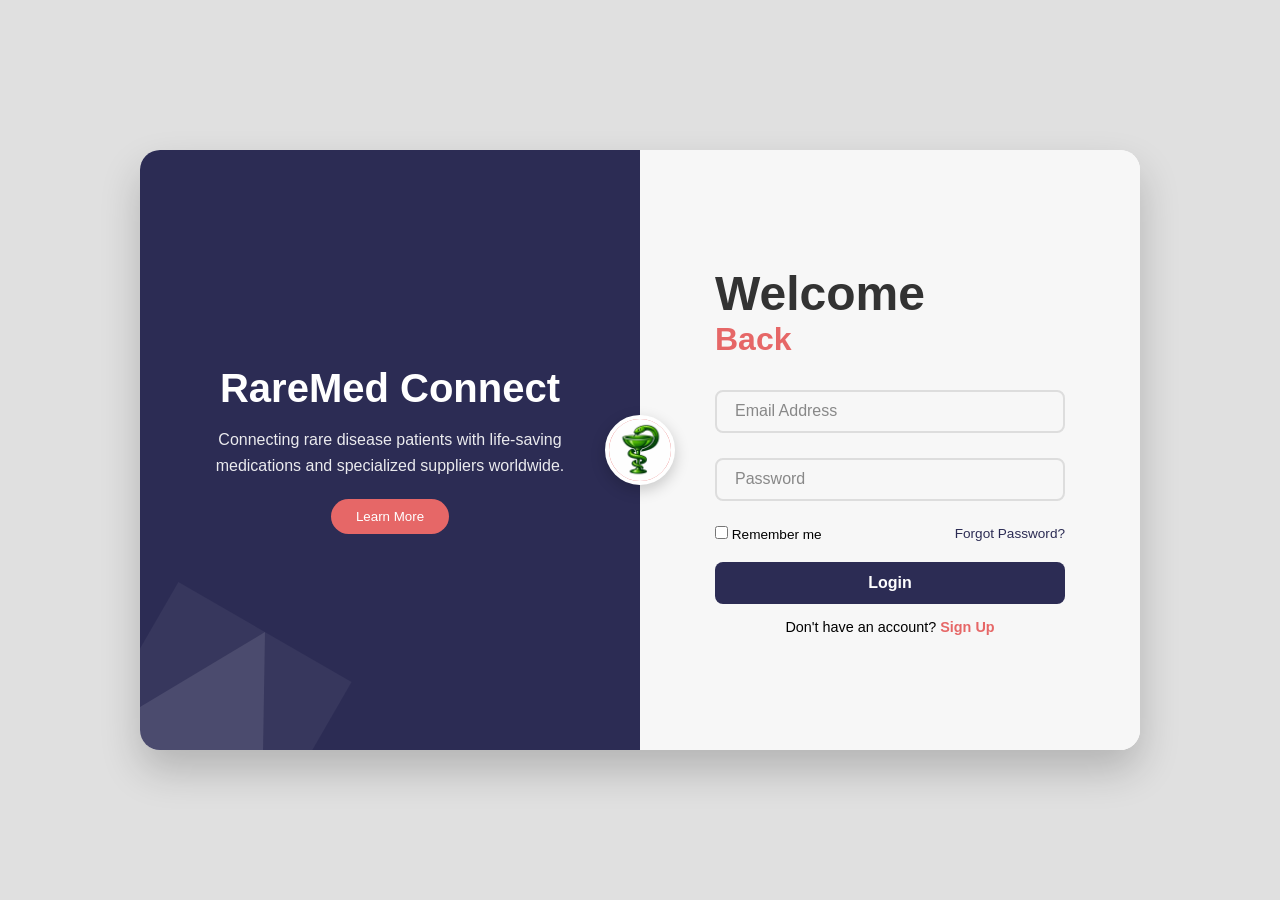
<file: index.html>
<!DOCTYPE html>
<html lang="en">
<head>
    <meta charset="UTF-8">
    <meta name="viewport" content="width=device-width, initial-scale=1.0">
    <link rel="stylesheet" href="./stayle.css">
    <title>RareMed Connect</title>
</head>
<body>
    <div class="container">
        <div class="side left-side">
            <div class="content">
                <h1>RareMed Connect</h1>
                <p>Connecting rare disease patients with life-saving medications and specialized suppliers worldwide.</p>
                <button class="btn-secondary"><a href="./abutme.html">Learn More</a></button>
            </div>
            <div class="shape triangle"></div>
            <div class="shape triangle2"></div>
        </div>

        <div class="side right-side">
            <div class="form-container">
                <h1>Welcome</h1>
                <h2>Back</h2>
                <form action="search_results.html" method="get" id="loginForm">
                    <div class="input-group">
                        <input type="email" id="email" required>
                        <label for="email">Email Address</label>
                    </div>
                    <div class="input-group">
                        <input type="password" id="password" required>
                        <label for="password">Password</label>
                    </div>
                    
                    <div class="form-options">
                        <label class="checkbox-container">
                            <input type="checkbox"> Remember me
                        </label>
                        <a href="./fmypass.html" class="forgot-link">Forgot Password?</a>
                    </div>

                    <button type="submit" class="btn-primary">Login</button>
                </form>
                <p class="switch-text">Don't have an account? <a href="./Sin.html">Sign Up</a></p>
            </div>
        </div>

        <div class="toggle-circle" id="toggleBtn">
            <img src="./رمز الكأس والثعبان.png" id="logo" alt="Logo">
        </div>
    </div>

    <script>
        document.getElementById("toggleBtn").onclick = function() {
            document.body.classList.toggle("theme-alt");
       
            let logo = document.getElementById("logo");
            if(document.body.classList.contains("theme-alt")) {
                logo.src = "./Gemini_Generated_Image_u6jrctu6jrctu6jr.png";
            } else {
                logo.src = "./رمز الكأس والثعبان.png";
            }
        };
        document.getElementById("loginForm").addEventListener("submit", function (event) {
    event.preventDefault(); 

    window.location.href = "./RareMed Connect.html";
});
    </script>
</body>
</html>
</file>
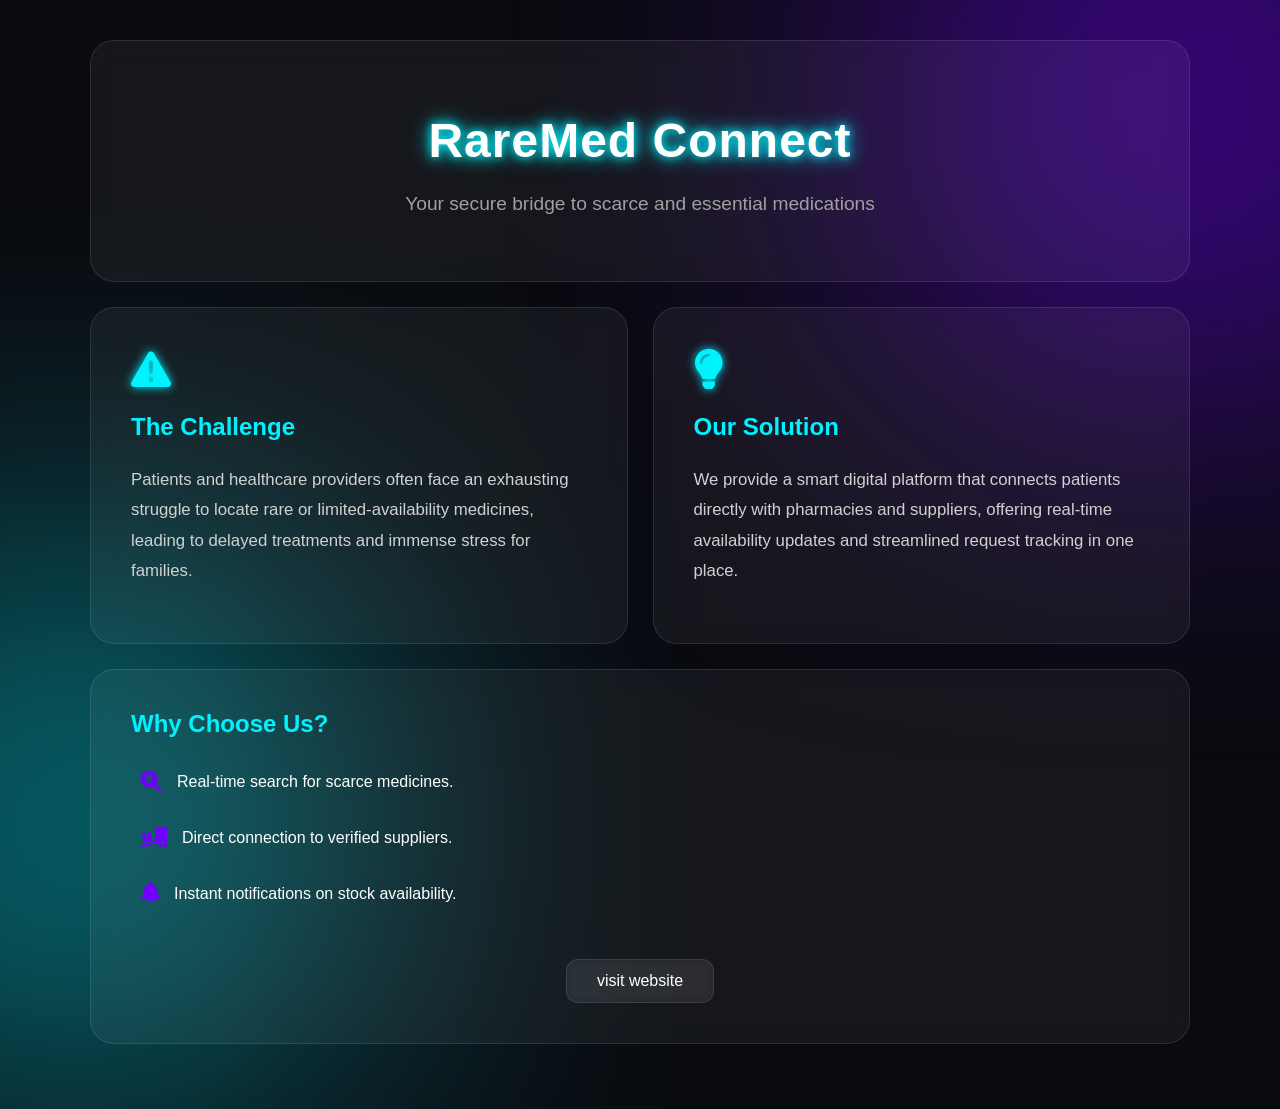
<file: abutme.html>
<!DOCTYPE html>
<html lang="en">
<head>
    <meta charset="UTF-8">
    <meta name="viewport" content="width=device-width, initial-scale=1.0">
    <title>About Us | RareMed Connect</title>
    <link rel="stylesheet" href="./abutmecss.css">
    <link rel="stylesheet" href="https://cdnjs.cloudflare.com/ajax/libs/font-awesome/6.0.0/css/all.min.css">
</head>
<body>

    <div class="container">
        <header class="glass-card main-header">
            <h1 class="neon-text">RareMed Connect</h1>
            <p>Your secure bridge to scarce and essential medications</p>
        </header>

        <div class="content-grid">
            <section class="glass-card">
                <div class="icon-box"><i class="fas fa-exclamation-triangle"></i></div>
                <h3>The Challenge</h3>
                <p>Patients and healthcare providers often face an exhausting struggle to locate rare or limited-availability medicines, leading to delayed treatments and immense stress for families.</p>
            </section>

            <section class="glass-card">
                <div class="icon-box"><i class="fas fa-lightbulb"></i></div>
                <h3>Our Solution</h3>
                <p>We provide a smart digital platform that connects patients directly with pharmacies and suppliers, offering real-time availability updates and streamlined request tracking in one place.</p>
            </section>
        </div>

        <section class="glass-card features">
            <h3>Why Choose Us?</h3>
            <div class="features-list">
                <div class="feature-item">
                    <i class="fas fa-search-location"></i>
                    <span>Real-time search for scarce medicines.</span>
                </div>
                <div class="feature-item">
                    <i class="fas fa-truck-loading"></i>
                    <span>Direct connection to verified suppliers.</span>
                </div>
                <div class="feature-item">
                    <i class="fas fa-bell"></i>
                    <span>Instant notifications on stock availability.</span>
                </div>
                <div class="button-container">
    <a href="./index.html" class="btn-primary">visit website</a>
</div>
            </div>
        </section>

    </div>

</body>
</html>
</file>
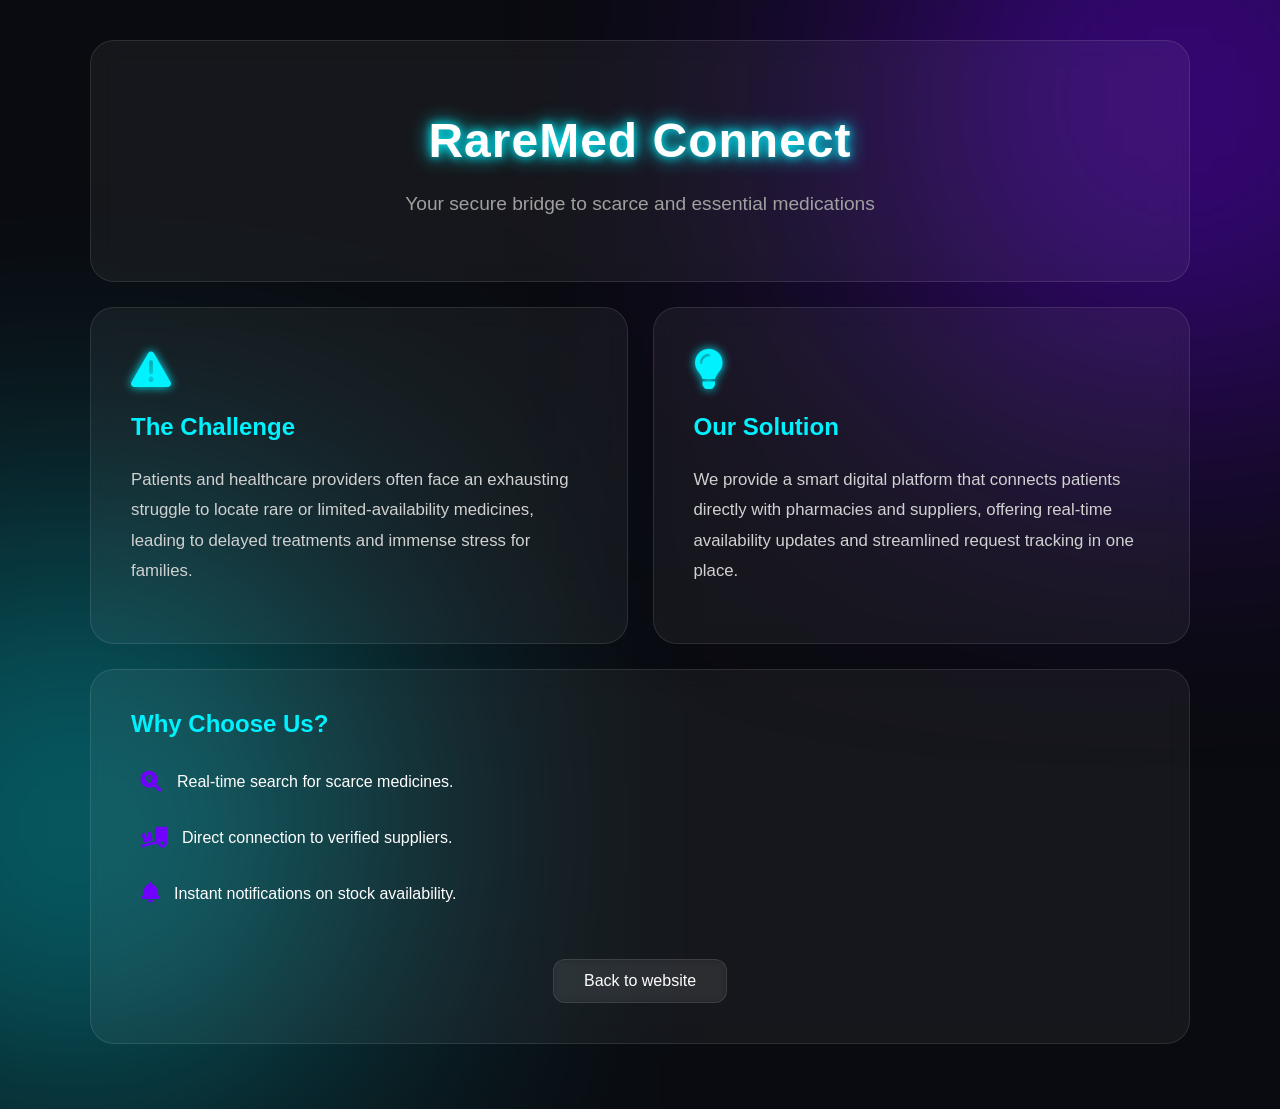
<file: abutme12.html>
<!DOCTYPE html>
<html lang="en">
<head>
    <meta charset="UTF-8">
    <meta name="viewport" content="width=device-width, initial-scale=1.0">
    <title>About Us | RareMed Connect</title>
    <link rel="stylesheet" href="./abutmecss.css">
    <link rel="stylesheet" href="https://cdnjs.cloudflare.com/ajax/libs/font-awesome/6.0.0/css/all.min.css">
</head>
<body>

    <div class="container">
        <header class="glass-card main-header">
            <h1 class="neon-text">RareMed Connect</h1>
            <p>Your secure bridge to scarce and essential medications</p>
        </header>

        <div class="content-grid">
            <section class="glass-card">
                <div class="icon-box"><i class="fas fa-exclamation-triangle"></i></div>
                <h3>The Challenge</h3>
                <p>Patients and healthcare providers often face an exhausting struggle to locate rare or limited-availability medicines, leading to delayed treatments and immense stress for families.</p>
            </section>

            <section class="glass-card">
                <div class="icon-box"><i class="fas fa-lightbulb"></i></div>
                <h3>Our Solution</h3>
                <p>We provide a smart digital platform that connects patients directly with pharmacies and suppliers, offering real-time availability updates and streamlined request tracking in one place.</p>
            </section>
        </div>

        <section class="glass-card features">
            <h3>Why Choose Us?</h3>
            <div class="features-list">
                <div class="feature-item">
                    <i class="fas fa-search-location"></i>
                    <span>Real-time search for scarce medicines.</span>
                </div>
                <div class="feature-item">
                    <i class="fas fa-truck-loading"></i>
                    <span>Direct connection to verified suppliers.</span>
                </div>
                <div class="feature-item">
                    <i class="fas fa-bell"></i>
                    <span>Instant notifications on stock availability.</span>
                </div>
                <div class="button-container">
    <a href="./RareMed Connect.html" class="btn-primary">Back to website</a>
</div>
            </div>
        </section>

    </div>

</body>
</html>
</file>
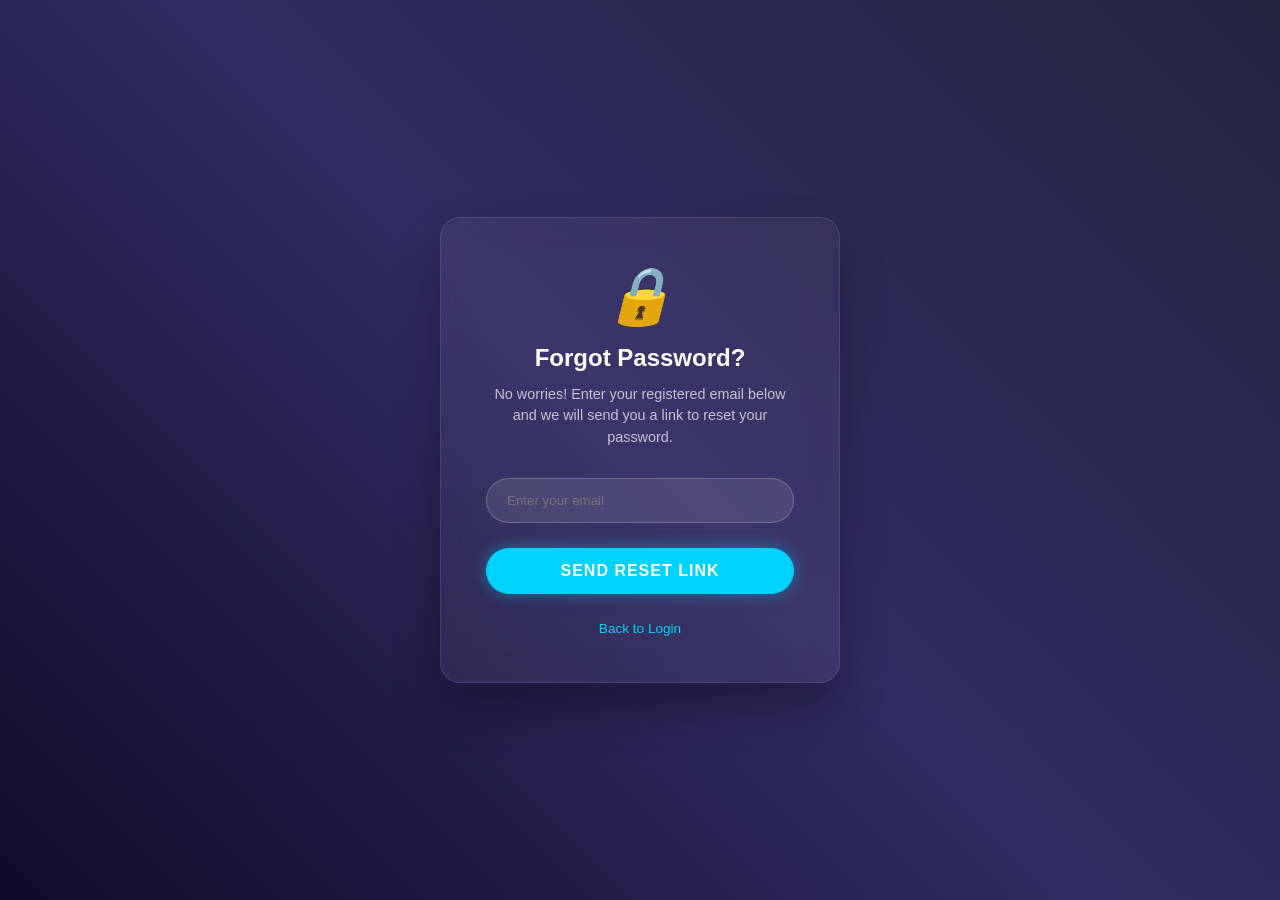
<file: fmypass.html>
<!DOCTYPE html>
<html lang="en">
<head>
    <meta charset="UTF-8">
    <meta name="viewport" content="width=device-width, initial-scale=1.0">
    <title>Forgot Password - Reset Access</title>
    <link rel="stylesheet" href="./fmypass.css">
</head>
<body>
    <div class="container">
        <div class="glass-card">
            <div class="icon-box">
                <i class="lock-icon">🔒</i>
            </div>
            <h2>Forgot Password?</h2>
            <p>No worries! Enter your registered email below and we will send you a link to reset your password.</p>
            
            <form>
                <div class="input-group">
                    <input type="email" placeholder="Enter your email" required>
                </div>
                <button type="submit" class="neon-btn">Send Reset Link</button>
            </form>

            <div class="footer-links">
                <a href="./index.html">Back to Login</a>
            </div>
        </div>
    </div>
</body>
</html>
</file>
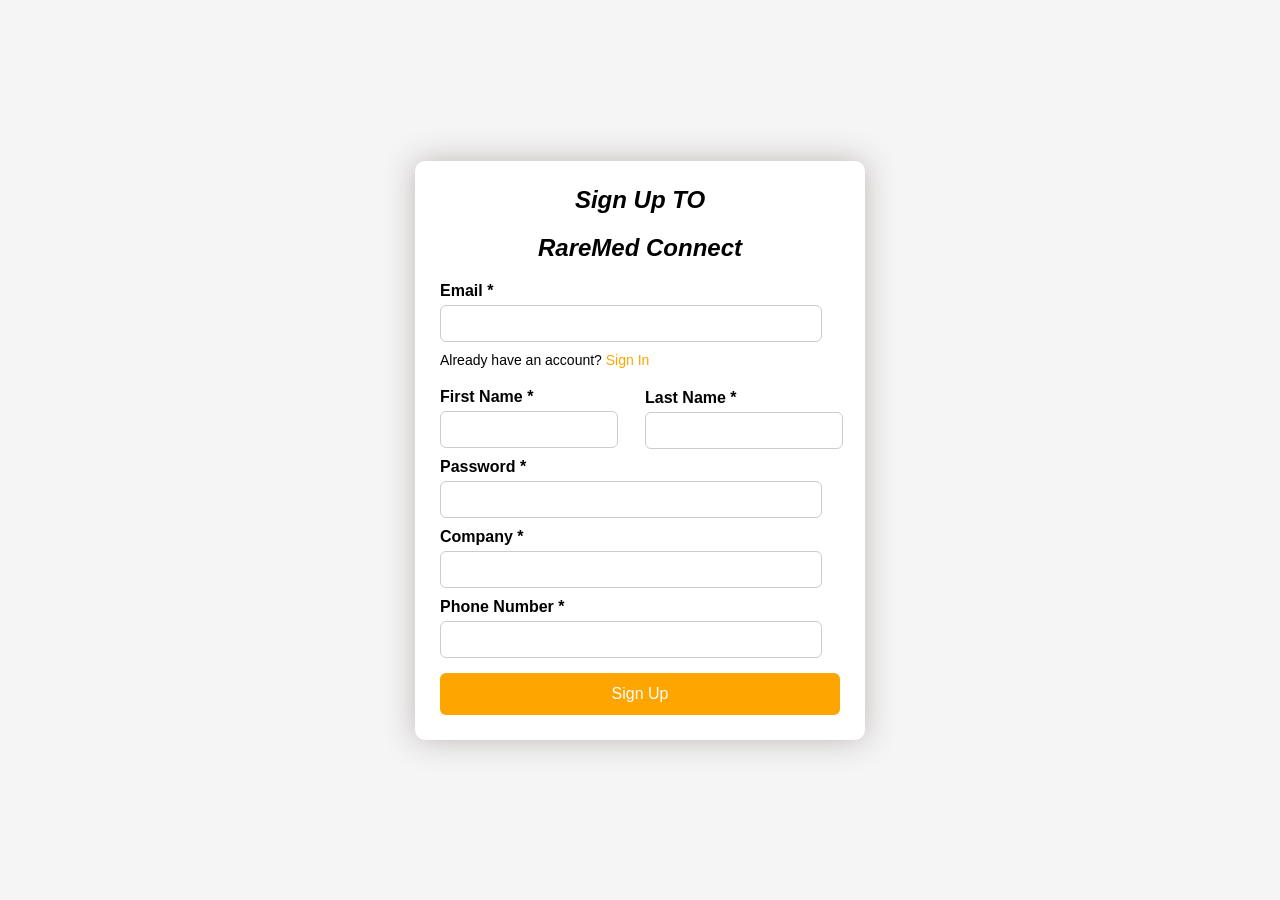
<file: Sin.html>
<!DOCTYPE html>
<html lang="ar">
<head>
    <meta charset="UTF-8">
    <title>Sign In</title>
    <link rel="stylesheet" href="./Sin_stayle.css">
</head>
<body>

<div class="modal">
    <form class="container" id="loginForm">
        <h2> Sign Up TO </h2>
        <h2> RareMed Connect </h2>
        <label class="Email">Email *</label>
        <input type="email" required >

        <p class="login-text">
            Already have an account?
            <a href="./index.html">Sign In</a>
        </p>

        <div class="row">
            <div >
                <label class="first_name">First Name *</label>
                <input type="text" class="frist" required>
            </div>
            <div  class="second"> 
                <label class="last_name"> Last Name *</label>
                <input type="text" required>
            </div>
        </div>

        <label class="Password">Password *</label>
        <input type="password" required>

        <label class="Company">Company *</label>
        <input type="text" required>

        <label class="Phone">Phone Number *</label>
        <input type="text" required>

        <button>Sign Up</button>
    </form>
</div>
 <script>
  document.getElementById("loginForm").addEventListener("submit", function (event) {
    event.preventDefault(); 

    window.location.href = "./RareMed Connect.html";
});

 </script>
</body>
</html>
</file>
<file: stayle.css>
:root {
    --primary-color: #2c2c54;
    --accent-color: #e66767;
    --bg-light: #f7f7f7;
    --text-dark: #333;
    --transition: all 0.4s cubic-bezier(0.4, 0, 0.2, 1);
}
.theme-alt {
    --primary-color: #3d3d9c;
    --bg-light: #7699d3;
}

* {
    margin: 0;
    padding: 0;
    box-sizing: border-box;
    font-family: 'Segoe UI', Tahoma, Geneva, Verdana, sans-serif;
}

body {
    height: 100vh;
    display: flex;
    align-items: center;
    justify-content: center;
    background-color: #e0e0e0;
    overflow: hidden;
    transition: var(--transition);
}

.container {
    position: relative;
    width: 90%;
    max-width: 1000px;
    height: 600px;
    background: white;
    display: flex;
    box-shadow: 0 20px 40px rgba(0,0,0,0.2);
    border-radius: 20px;
    overflow: hidden;
}

.side {
    width: 50%;
    height: 100%;
    display: flex;
    flex-direction: column;
    justify-content: center;
    align-items: center;
    padding: 40px;
    transition: var(--transition);
}


.left-side {
    background-color: var(--primary-color);
    color: white;
    position: relative;
    z-index: 1;
}

.left-side .content {
    text-align: center;
    z-index: 10;
}

.left-side h1 { font-size: 2.5rem; margin-bottom: 1rem; }
.left-side p { font-size: 1rem; line-height: 1.6; opacity: 0.9; }

.right-side {
    background-color: var(--bg-light);
}

.form-container {
    width: 100%;
    max-width: 350px;
}

.right-side h1 { font-size: 3rem; color: var(--text-dark); }
.right-side h2 { font-size: 2rem; color: var(--accent-color); margin-bottom: 2rem; }


.input-group {
    position: relative;
    margin-bottom: 25px;
}

.input-group input {
    width: 100%;
    padding: 12px;
    border: 2px solid #ddd;
    border-radius: 8px;
    outline: none;
    background: transparent;
    transition: var(--transition);
}

.input-group label {
    position: absolute;
    left: 15px;
    top: 50%;
    transform: translateY(-50%);
    color: #888;
    pointer-events: none;
    transition: var(--transition);
    background: var(--bg-light);
    padding: 0 5px;
}

.input-group input:focus, 
.input-group input:valid {
    border-color: var(--primary-color);
}

.input-group input:focus + label,
.input-group input:valid + label {
    top: 0;
    font-size: 0.8rem;
    color: var(--primary-color);
}


.btn-primary {
    width: 100%;
    padding: 12px;
    background: var(--primary-color);
    color: white;
    border: none;
    border-radius: 8px;
    cursor: pointer;
    font-weight: bold;
    font-size: 1rem;
    transition: var(--transition);
}

.btn-primary:hover {
    filter: brightness(1.2);
    transform: translateY(-2px);
}

.btn-secondary {
    margin-top: 20px;
    padding: 10px 25px;
    background: var(--accent-color);
    border: none;
    border-radius: 25px;
    cursor: pointer;
}

.btn-secondary a { color: white; text-decoration: none; }


.form-options {
    display: flex;
    justify-content: space-between;
    align-items: center;
    margin-bottom: 20px;
    font-size: 0.85rem;
}

.forgot-link { color: var(--primary-color); text-decoration: none; }


.toggle-circle {
    position: absolute;
    top: 50%;
    left: 50%;
    transform: translate(-50%, -50%);
    width: 70px;
    height: 70px;
    background: var(--accent-color);
    border-radius: 50%;
    display: flex;
    justify-content: center;
    align-items: center;
    cursor: pointer;
    z-index: 100;
    border: 4px solid white;
    box-shadow: 0 5px 15px rgba(0,0,0,0.2);
    transition: var(--transition);
}

.toggle-circle img { width: 100%; height: 100%;  border-radius: 50%; }


.shape {
    position: absolute;
    background: rgba(255,255,255,0.05);
    z-index: -1;
}

.triangle {
    width: 0; height: 0;
    border-left: 100px solid transparent;
    border-right: 100px solid transparent;
    border-bottom: 180px solid rgba(255,255,255,0.1);
    bottom: -50px; left: -20px;
    transform: rotate(30deg);
}


@media (max-width: 768px) {
    .container {
        flex-direction: column;
        height: auto;
        width: 95%;
        margin: 20px;
    }
    .side {
        width: 100%;
        padding: 60px 20px;
    }
    .toggle-circle {
       display: none;
    }
    .left-side { order: 2; }
    .right-side { order: 1; }
    
    body { overflow-y: auto; }
}

.switch-text {
    text-align: center;
    margin-top: 15px;
    font-size: 0.9rem;
}
.switch-text a { color: var(--accent-color); font-weight: bold; text-decoration: none; }
</file>
<file: abutmecss.css>
:root {
    --primary-neon: #00f2ff;
    --secondary-neon: #7000ff;
    --bg-color: #0a0b10;
    --glass-bg: rgba(255, 255, 255, 0.05);
    --glass-border: rgba(255, 255, 255, 0.1);
}

body {
    margin: 0;
    padding: 0;
    font-family: 'Poppins', sans-serif;
    background-color: var(--bg-color);
    color: #ffffff;
    display: flex;
    justify-content: center;
    align-items: center;
    min-height: 100vh;
    overflow-x: hidden;
}

body::before {
    content: "";
    position: absolute;
    width: 400px;
    height: 400px;
    background: var(--secondary-neon);
    filter: blur(180px);
    top: -100px;
    right: -100px;
    z-index: -1;
}

body::after {
    content: "";
    position: absolute;
    width: 350px;
    height: 350px;
    background: var(--primary-neon);
    filter: blur(180px);
    bottom: -100px;
    left: -100px;
    z-index: -1;
}

.container {
    width: 90%;
    max-width: 1100px;
    padding: 40px 20px;
}

.glass-card {
    background: var(--glass-bg);
    backdrop-filter: blur(12px);
    -webkit-backdrop-filter: blur(12px);
    border: 1px solid var(--glass-border);
    border-radius: 24px;
    padding: 40px;
    margin-bottom: 25px;
    transition: all 0.4s cubic-bezier(0.175, 0.885, 0.32, 1.275);
}

.glass-card:hover {
    transform: translateY(-8px);
    border-color: var(--primary-neon);
    box-shadow: 0 10px 30px rgba(0, 242, 255, 0.1);
}

.neon-text {
    font-size: 3rem;
    font-weight: 800;
    letter-spacing: 1px;
    color: #fff;
    text-shadow: 0 0 10px var(--primary-neon), 0 0 20px var(--primary-neon);
    margin-bottom: 5px;
}

.main-header {
    text-align: center;
}

.main-header p {
    font-size: 1.2rem;
    color: #a0a0a0;
}

.content-grid {
    display: grid;
    grid-template-columns: repeat(auto-fit, minmax(320px, 1fr));
    gap: 25px;
}

.icon-box {
    font-size: 2.5rem;
    color: var(--primary-neon);
    margin-bottom: 20px;
    filter: drop-shadow(0 0 5px var(--primary-neon));
}

h3 {
    font-size: 1.5rem;
    color: var(--primary-neon);
    margin-top: 0;
}

p {
    line-height: 1.8;
    color: #d1d1d1;
    font-size: 1.05rem;
}

.features-list {
    display: flex;
    flex-direction: column;
    gap: 15px;
}

.feature-item {
    display: flex;
    align-items: center;
    gap: 15px;
    padding: 10px;
}

.feature-item i {
    color: var(--secondary-neon);
    font-size: 1.3rem;
}
.button-container {
    text-align: center;
    margin-top: 30px;
}

.btn-primary {
    display: inline-block;
    padding: 12px 30px;
    background: var(--glass-bg); 
    color: #ffffff;
    text-decoration: none;
    border-radius: 12px;
    border: 1px solid var(--glass-border);
    font-weight: 500;
    transition: all 0.3s ease;
    backdrop-filter: blur(5px);
}

.btn-primary:hover {
    background: rgba(127, 184, 216, 0.15); 
    border-color: var(--soft-blue);
    transform: translateY(-3px); 
    box-shadow: 0 5px 15px rgba(0, 0, 0, 0.2);
}

.btn-primary:active {
    transform: translateY(0); 
}
</file>
<file: fmypass.css>
* {
    margin: 0;
    padding: 0;
    box-sizing: border-box;
    font-family: 'Poppins', sans-serif; 
}

body {
    display: flex;
    justify-content: center;
    align-items: center;
    min-height: 100vh;
    background: linear-gradient(45deg, #0f0c29, #302b63, #24243e);
    overflow: hidden;
}


.glass-card {
    background: rgba(255, 255, 255, 0.05);
    backdrop-filter: blur(15px);
    -webkit-backdrop-filter: blur(15px);
    border: 1px solid rgba(255, 255, 255, 0.1);
    border-radius: 20px;
    padding: 45px;
    width: 400px;
    text-align: center;
    box-shadow: 0 25px 45px rgba(0, 0, 0, 0.3);
}

h2 {
    color: #fff;
    margin-bottom: 12px;
    font-weight: 600;
}

p {
    color: rgba(255, 255, 255, 0.7);
    font-size: 0.9rem;
    margin-bottom: 30px;
    line-height: 1.5;
}

.input-group {
    margin-bottom: 25px;
}

.input-group input {
    width: 100%;
    padding: 14px 20px;
    background: rgba(255, 255, 255, 0.1);
    border: 1px solid rgba(255, 255, 255, 0.2);
    outline: none;
    border-radius: 30px;
    color: #fff;
    transition: all 0.3s ease;
}

.input-group input:focus {
    border-color: #00d2ff;
    background: rgba(255, 255, 255, 0.15);
    box-shadow: 0 0 10px rgba(0, 210, 255, 0.3);
}


.neon-btn {
    width: 100%;
    padding: 14px;
    background: #00d2ff;
    border: none;
    border-radius: 30px;
    color: #fff;
    font-size: 1rem;
    font-weight: 600;
    cursor: pointer;
    transition: 0.4s;
    box-shadow: 0 0 15px rgba(0, 210, 255, 0.4);
    text-transform: uppercase;
    letter-spacing: 1px;
}

.neon-btn:hover {
    background: #00d2ff;
    box-shadow: 0 0 30px rgba(0, 210, 255, 0.7);
    transform: translateY(-3px);
}

.footer-links {
    margin-top: 25px;
}

.footer-links a {
    color: #00d2ff;
    text-decoration: none;
    font-size: 0.85rem;
    font-weight: 500;
    transition: 0.3s;
}

.footer-links a:hover {
    color: #fff;
    text-shadow: 0 0 5px #00d2ff;
}

.icon-box {
    font-size: 3.5rem;
    margin-bottom: 15px;
}
</file>
<file: Sin_stayle.css>
body {
  margin: 0;
  padding: 0;
  font-family: Arial, sans-serif;
   background-color: #f5f5f5;
}

.modal {
    display: flex;
    justify-content: center;
    align-items: center;
    height: 100vh;
}

.container {
    background: white;
    padding: 25px;
    width: 400px;
    border-radius: 10px;
    box-shadow: 0 0 30px rgba(188, 179, 179, 0.941);
}

h2 {
    margin-bottom: 15px;
}

label {
    display: block;
    margin-top: 10px;
    font-weight: bold;
}

input {
    width: 90%;
    padding: 10px;
    margin-top: 5px;
    border: 1px solid #ccc;
    border-radius: 6px;
}

.row {
    display: flex;
    gap: 10px;
}

.row div {
    flex: 1;
}

.login-text {
    font-size: 14px;
    margin: 10px 0;
}

.login-text a {
    color: orange;
    text-decoration: none;
}

button {
    width: 100%;
    padding: 12px;
    margin-top: 15px;
    background-color: orange;
    border: none;
    color: white;
    font-size: 16px;
    border-radius: 6px;
    cursor: pointer;
}

button:hover {
    background-color: darkorange;
}
.frist{
   width: 80%;
}
.second{
    position: relative;
    right: 0;
    top: 1px;
}
h2{
    text-align: center;
    margin-bottom: 20px;
    margin-top: 0;
    font-style: italic;
    font-family:'Segoe UI', Tahoma, Geneva, Verdana, sans-serif;
}

@media (max-width: 400px) {
    .container {
        width: 85%; 
        padding: 15px; 
        box-shadow: 0 0 15px rgba(0, 0, 0, 0.1); 
    }

    h2 {
        font-size: 1.2rem; 
        margin-bottom: 15px;
    }

    input {
        width: 93%; 
        padding: 8px; 
    }

    button {
        padding: 10px; 
        font-size: 14px;
    }

    label {
        font-size: 13px; 
    }

    .login-text {
        font-size: 12px; 
    }
}
</file>
